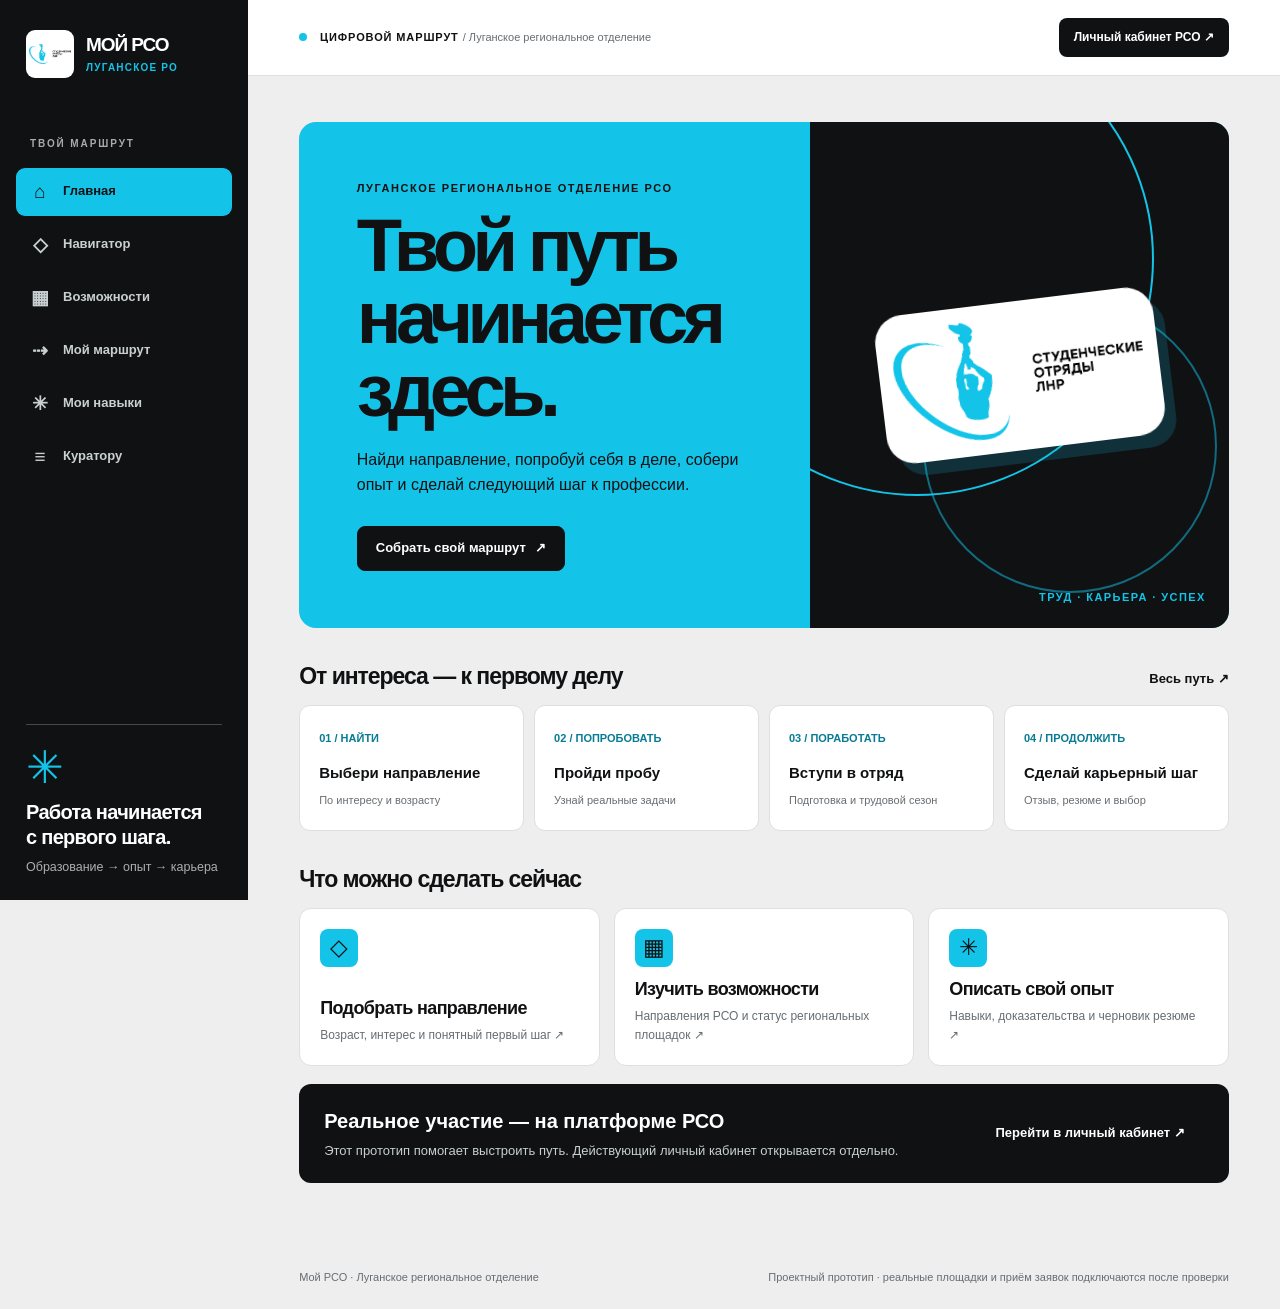
<file: index.html>
<!doctype html>
<html lang="ru">
<head><meta charset="utf-8"><meta name="viewport" content="width=device-width, initial-scale=1"><meta http-equiv="refresh" content="0;url=app.html"><title>Мой РСО · ЛНР</title></head>
<body><p><a href="app.html">Открыть цифровой ресурс «Мой РСО · ЛНР»</a></p></body>
</html>
</file>
<file: app.css>
:root{--cyan:#13c4e8;--ink:#101113;--paper:#fff;--mist:#eee;--soft:#f7f8f8;--line:#dedfe1;--muted:#666d72}
*{box-sizing:border-box}html{scroll-behavior:smooth}body{margin:0;color:var(--ink);background:var(--mist);font:15px/1.55 Arial,Helvetica,sans-serif;-webkit-font-smoothing:antialiased}button,input,select,textarea{font:inherit}button{cursor:pointer}a{color:inherit;text-decoration:none}button,input,select,textarea{border-radius:0}:focus-visible{outline:3px solid #007c96;outline-offset:3px}::selection{background:var(--cyan);color:var(--ink)}[hidden]{display:none!important}
.shell{display:grid;grid-template-columns:248px minmax(0,1fr);min-height:100vh}.sidebar{position:sticky;top:0;height:100vh;background:var(--ink);color:var(--paper);padding:30px 16px 24px;display:flex;flex-direction:column}.brand{display:flex;gap:12px;align-items:center;padding:0 10px;font-size:19px;font-weight:900;letter-spacing:-.055em;line-height:1}.brand img,.mobile-brand img{width:48px;height:48px;object-fit:contain;background:var(--paper);padding:3px;border-radius:9px}.brand small{display:block;font-size:10px;letter-spacing:.12em;margin-top:9px;color:var(--cyan)}.sidebar-label{font-size:10px;letter-spacing:.19em;color:#aaa;font-weight:800;margin:58px 14px 16px}.sidebar nav{display:grid;gap:5px}.nav-item{display:flex;align-items:center;gap:12px;min-height:48px;padding:10px 13px;border-radius:9px;font-size:13px;font-weight:700;color:#c9d0d1}.nav-item:hover,.nav-item[aria-current="page"]{background:var(--cyan);color:var(--ink)}.nav-item .icon{width:22px;text-align:center;font-size:19px;line-height:1}.sidebar-end{margin:auto 10px 0;padding-top:20px;border-top:1px solid #46494a;display:grid;gap:10px;line-height:1.25}.sidebar-end .star{font-size:45px;color:var(--cyan);line-height:1}.sidebar-end strong{font-size:20px;letter-spacing:-.035em}.sidebar-end small{color:#aab0b2}.workspace{min-width:0;display:flex;flex-direction:column}.topbar{height:76px;display:flex;align-items:center;justify-content:space-between;gap:16px;background:var(--paper);border-bottom:1px solid var(--line);padding:0 clamp(22px,4vw,64px)}.topbar-label{font-size:11px;font-weight:800;letter-spacing:.08em}.topbar-muted{font-weight:400;letter-spacing:0;color:var(--muted)}.status-dot{display:inline-block;width:8px;height:8px;margin-right:9px;background:var(--cyan);border-radius:50%}.top-link{background:var(--ink);color:var(--paper);padding:10px 15px;border-radius:8px;font-size:12px;font-weight:800;white-space:nowrap}.top-link:hover{background:#087d97}.mobile-brand{display:none}main{width:min(1260px,100%);min-height:calc(100vh - 138px);margin:0 auto;padding:clamp(25px,3.6vw,52px) clamp(22px,4vw,64px) 70px}.footer{display:flex;justify-content:space-between;gap:16px;padding:16px clamp(22px,4vw,64px) 23px;color:var(--muted);font-size:11px}.mobile-nav{display:none}
.eyebrow{font-size:11px;font-weight:900;letter-spacing:.14em;text-transform:uppercase;margin:0 0 13px}.page-head{margin-bottom:27px}.page-head h1{font-size:clamp(31px,4.4vw,56px);letter-spacing:-.065em;line-height:1.04;margin:0 0 14px;max-width:850px}.page-head p:last-child{max-width:730px;color:var(--muted);margin:0}.section-head{display:flex;justify-content:space-between;align-items:end;gap:15px;margin:35px 0 16px}.section-head h2{font-size:23px;letter-spacing:-.045em;line-height:1.13;margin:0}.section-head a{font-size:13px;font-weight:800}.section-head a:hover{text-decoration:underline}
.hero{display:grid;grid-template-columns:1.1fr .9fr;min-height:375px;background:var(--cyan);overflow:hidden;border-radius:17px}.hero-copy{padding:clamp(29px,4.5vw,58px);position:relative;z-index:1}.hero h1{font-size:clamp(43px,5.8vw,76px);line-height:.98;letter-spacing:-.075em;max-width:650px;margin:0 0 20px}.hero-copy>p:not(.eyebrow){max-width:480px;font-size:16px;line-height:1.55;margin:0 0 28px}.hero-art{background:var(--ink);position:relative;overflow:hidden;display:flex;align-items:center;justify-content:center}.hero-art:before,.hero-art:after{content:"";position:absolute;border:2px solid var(--cyan);border-radius:50%;width:470px;height:470px;left:-130px;top:-100px}.hero-art:after{width:290px;height:290px;left:27%;top:35%;opacity:.5}.hero-art img{width:min(75%,280px);position:relative;z-index:1;filter:drop-shadow(10px 13px 0 rgba(19,196,232,.18));background:var(--paper);border-radius:28px;padding:15px;transform:rotate(-7deg)}.hero-marker{position:absolute;right:23px;bottom:22px;color:var(--cyan);font-size:11px;letter-spacing:.13em;font-weight:800}.button{display:inline-flex;align-items:center;justify-content:center;gap:9px;min-height:45px;padding:11px 18px;border:1px solid var(--ink);border-radius:8px;background:var(--ink);color:var(--paper);font-size:13px;font-weight:800;line-height:1.25;text-align:center}.button:hover{background:#333}.button.light{background:var(--paper);color:var(--ink)}.button.light:hover{background:var(--mist)}.button.outline{background:transparent;color:var(--ink)}.button.outline:hover{background:var(--mist)}.button.small{min-height:38px;padding:8px 12px;font-size:12px}.button:disabled{opacity:.45;cursor:not-allowed}.button-row{display:flex;flex-wrap:wrap;align-items:center;gap:10px;margin-top:22px}.text-link{font-size:13px;font-weight:800;text-decoration:underline;text-underline-offset:3px}
.tiles{display:grid;grid-template-columns:repeat(3,minmax(0,1fr));gap:14px}.tile,.panel,.step-card,.direction-card,.example-card{background:var(--paper);border:1px solid var(--line);border-radius:12px}.tile{min-height:158px;padding:20px;display:flex;flex-direction:column;align-items:start;gap:8px}.tile .tile-icon{font-size:23px;background:var(--cyan);width:38px;height:38px;border-radius:8px;display:grid;place-items:center}.tile h3{font-size:18px;letter-spacing:-.035em;line-height:1.13;margin:auto 0 0}.tile p{margin:0;font-size:12px;color:var(--muted)}a.tile:hover,.direction-card:hover{border-color:#0098b8;box-shadow:0 8px 22px rgba(0,0,0,.06)}.panel{padding:clamp(19px,2.4vw,27px)}.panel h2,.panel h3{margin:0 0 10px;letter-spacing:-.035em;line-height:1.2}.panel h2{font-size:22px}.panel h3{font-size:18px}.panel p{margin:0 0 12px}.muted{color:var(--muted)}.small-text{font-size:12px;color:var(--muted)}.two-col{display:grid;grid-template-columns:repeat(2,minmax(0,1fr));gap:15px}.split{display:grid;grid-template-columns:minmax(0,1.2fr) minmax(280px,.8fr);gap:16px}.info-strip{background:var(--ink);color:var(--paper);padding:22px 25px;border-radius:12px;display:flex;justify-content:space-between;align-items:center;gap:20px;margin-top:18px}.info-strip h2{font-size:20px;margin:0 0 4px}.info-strip p{color:#c6d0d2;margin:0;font-size:13px}.info-strip .button{white-space:nowrap}
.steps-mini{display:grid;grid-template-columns:repeat(4,1fr);gap:10px}.step-mini{background:var(--paper);padding:19px;border-radius:11px;border:1px solid var(--line)}.step-mini span{font-size:11px;font-weight:900;color:#087c94}.step-mini strong{display:block;font-size:15px;line-height:1.2;margin:16px 0 5px}.step-mini small{color:var(--muted);font-size:11px}
.form-grid{display:grid;grid-template-columns:repeat(2,minmax(0,1fr));gap:16px}.field{display:flex;flex-direction:column;gap:7px;min-width:0}.field.full{grid-column:1/-1}.field label{font-size:12px;font-weight:800}.field select,.field input,.field textarea{width:100%;min-height:43px;border:1px solid #aeb9bc;border-radius:8px;padding:10px 12px;background:var(--paper);color:var(--ink)}.field textarea{min-height:105px;resize:vertical}.field select:focus,.field input:focus,.field textarea:focus{border-color:#007f99}.checkbox{display:flex;gap:9px;align-items:start;font-size:12px}.checkbox input{margin-top:3px;accent-color:#008daa}.form-help{font-size:12px;color:var(--muted);margin:12px 0 0}.message{padding:15px 17px;background:#e0f8fc;border-left:4px solid #008eab;border-radius:6px;font-size:13px}.message.warn{background:#fff3df;border-color:#bd7917}.message p:last-child{margin-bottom:0}.field-error{font-size:12px;color:#a23524;min-height:18px}.results{margin-top:22px}.results h2{font-size:22px;letter-spacing:-.04em}.direction-list{display:grid;grid-template-columns:repeat(2,minmax(0,1fr));gap:12px}.direction-card{padding:19px;display:grid;align-content:start;gap:8px}.direction-card .symbol{font-size:23px;color:#007f99}.direction-card h3{font-size:19px;letter-spacing:-.04em;line-height:1.15;margin:0}.direction-card p{font-size:13px;color:var(--muted);margin:0}.direction-card .tag{justify-self:start}.direction-card .button{justify-self:start;margin-top:8px}.tag{display:inline-block;padding:5px 8px;border-radius:5px;background:#e2f7fb;font-size:11px;font-weight:800}.tag.gray{background:#f0f0f0;color:#4a5054}.tag.dark{background:var(--ink);color:var(--paper)}.filter-row{display:flex;gap:7px;flex-wrap:wrap;margin:16px 0}.chip{padding:8px 12px;border-radius:30px;background:var(--paper);border:1px solid var(--line);font-size:12px;font-weight:700}.chip[aria-pressed=true],.chip:hover{background:var(--ink);color:var(--paper);border-color:var(--ink)}.empty-state{display:flex;gap:17px;align-items:start;padding:22px;border:1px dashed #a7b5b9;border-radius:11px;background:#f7fcfd}.empty-state>span{font-size:26px;color:#0286a0}.empty-state h3{margin:0 0 7px;font-size:17px}.empty-state p{margin:0;color:var(--muted);font-size:13px}.empty-state .button{margin-top:15px}
.route-progress{height:8px;border-radius:20px;background:#cbd4d6;overflow:hidden}.route-progress>span{height:100%;display:block;background:#008eaa;transition:width .2s}.progress-copy{font-size:12px;color:var(--muted);margin:9px 0 0}.route-list{display:grid;gap:10px;margin-top:18px}.step-card{display:grid;grid-template-columns:38px 1fr auto;gap:13px;align-items:start;padding:17px 19px}.step-number{background:var(--cyan);width:34px;height:34px;border-radius:8px;display:grid;place-items:center;font-weight:900}.step-card.is-done .step-number{background:var(--ink);color:var(--paper)}.step-card h3{font-size:16px;line-height:1.2;margin:1px 0 5px}.step-card p{margin:0;color:var(--muted);font-size:12px}.step-card .step-owner{display:block;margin-top:8px;font-size:11px;font-weight:800}.step-card .button{font-size:11px;min-width:111px}.timeline-note{margin-top:15px;font-size:12px;color:var(--muted)}.example-card{padding:19px}.example-card h3{font-size:16px;margin:0 0 7px}.example-card p{font-size:13px;color:var(--muted);margin:0 0 14px}.scenario-options{display:flex;flex-wrap:wrap;gap:9px;margin:15px 0}.scenario-options button{text-align:left;background:var(--paper);padding:10px 13px;border:1px solid #adbabe;border-radius:7px;font-size:12px;font-weight:700}.scenario-options button:hover,.scenario-options button[aria-pressed=true]{background:var(--cyan);border-color:#008ba5}.example-block{background:var(--soft);border-radius:9px;padding:17px;margin-top:13px}.example-block p{margin:0 0 8px}.example-block p:last-child{margin:0}.record{border:1px solid var(--line);border-radius:9px;padding:16px;margin-top:10px;background:var(--paper)}.record h3{font-size:16px;margin:0 0 7px}.record p{font-size:12px;margin:0 0 6px}.record .record-actions{display:flex;gap:8px;flex-wrap:wrap;margin-top:11px}.danger{color:#a33b2b;text-decoration:underline;background:none;border:0;padding:6px;font-size:12px;font-weight:800}.notice{position:fixed;bottom:25px;right:25px;max-width:350px;padding:13px 17px;border-radius:8px;background:var(--ink);color:var(--paper);font-size:13px;z-index:100;box-shadow:0 9px 30px #0003}
@media(max-width:1100px){.shell{grid-template-columns:210px minmax(0,1fr)}.hero{grid-template-columns:1.25fr .75fr}.tiles{grid-template-columns:repeat(2,1fr)}.steps-mini{grid-template-columns:repeat(2,1fr)}}
@media(max-width:760px){.shell{display:block}.sidebar{display:none}.topbar{height:65px;padding:0 16px}.topbar-label{display:none}.mobile-brand{display:flex;align-items:center;gap:7px;font-weight:900;font-size:16px;letter-spacing:-.04em}.mobile-brand img{width:39px;height:39px}.mobile-brand b{color:#007e98}.top-link{font-size:10px;padding:8px 9px;white-space:normal;max-width:150px;text-align:center}main{padding:24px 16px 103px;min-height:calc(100vh - 170px)}.footer{display:block;padding:5px 16px 22px;font-size:10px}.footer span{display:block}.mobile-nav{display:flex;position:fixed;bottom:0;left:0;right:0;background:var(--ink);color:var(--paper);padding:6px 5px calc(7px + env(safe-area-inset-bottom));z-index:50;box-shadow:0 -5px 20px #0002;overflow-x:auto;scrollbar-width:none}.mobile-nav .nav-item{display:grid;justify-items:center;align-content:center;gap:1px;flex:1 0 60px;padding:4px 2px;text-align:center;font-size:9px;min-height:53px;line-height:1.15;white-space:nowrap}.mobile-nav .nav-item .icon{font-size:19px}.hero{grid-template-columns:1fr;min-height:0}.hero-copy{padding:30px 24px 34px}.hero-art{display:none}.hero h1{font-size:clamp(42px,9vw,64px)}.split{grid-template-columns:1fr}.notice{bottom:88px;right:12px;left:12px;max-width:none}}
@media(max-width:560px){.page-head h1{font-size:35px}.two-col,.tiles,.direction-list,.form-grid{grid-template-columns:1fr}.steps-mini{grid-template-columns:repeat(2,1fr)}.info-strip{align-items:start;flex-direction:column}.step-card{grid-template-columns:34px 1fr}.step-card .button{grid-column:2;justify-self:start}.field.full{grid-column:1}.section-head h2{font-size:21px}}
@media print{.sidebar,.topbar,.footer,.mobile-nav,.button,.filter-row,.notice,.record-actions{display:none!important}.shell{display:block}body{background:var(--paper)}main{max-width:none;padding:0}.panel,.step-card,.record{break-inside:avoid}.hero-art{display:none}.hero{background:#eee;display:block}}
@media(prefers-reduced-motion:reduce){html{scroll-behavior:auto}*,*:after,*:before{transition:none!important}}
</file>
